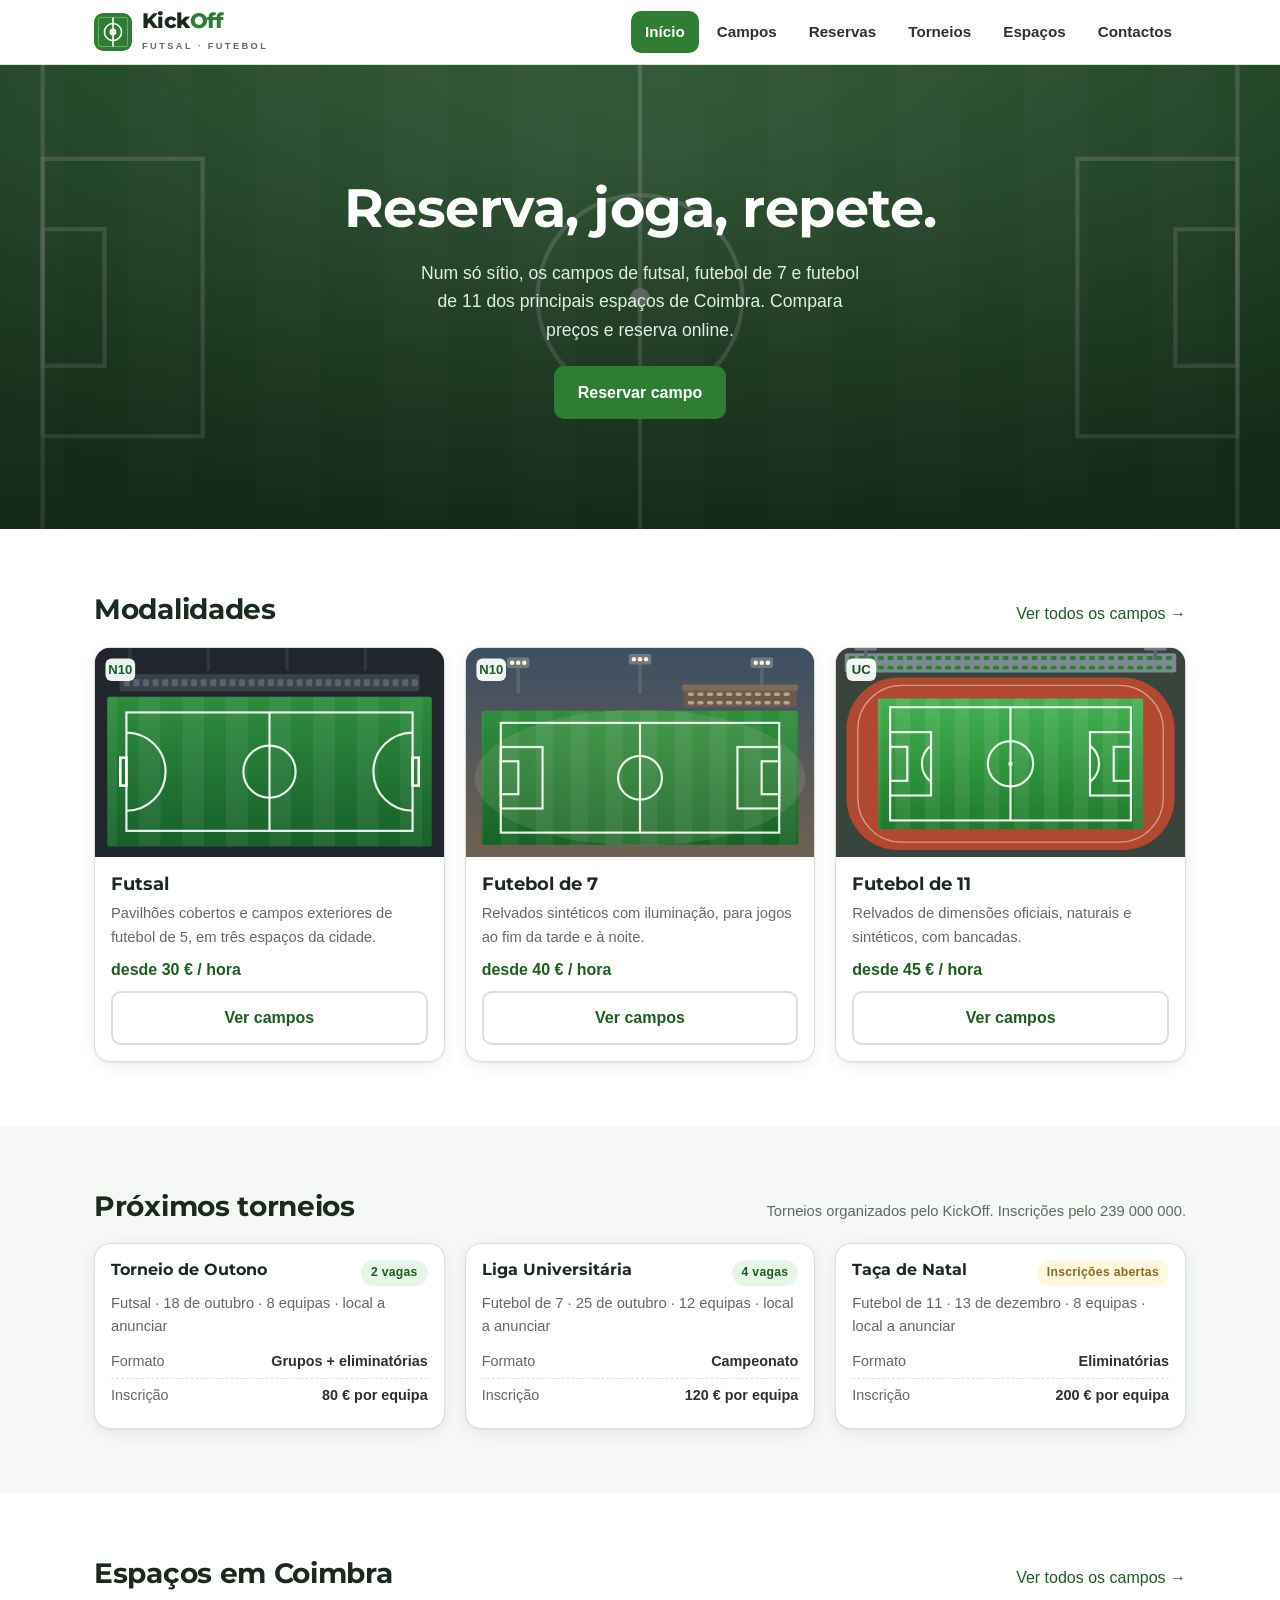
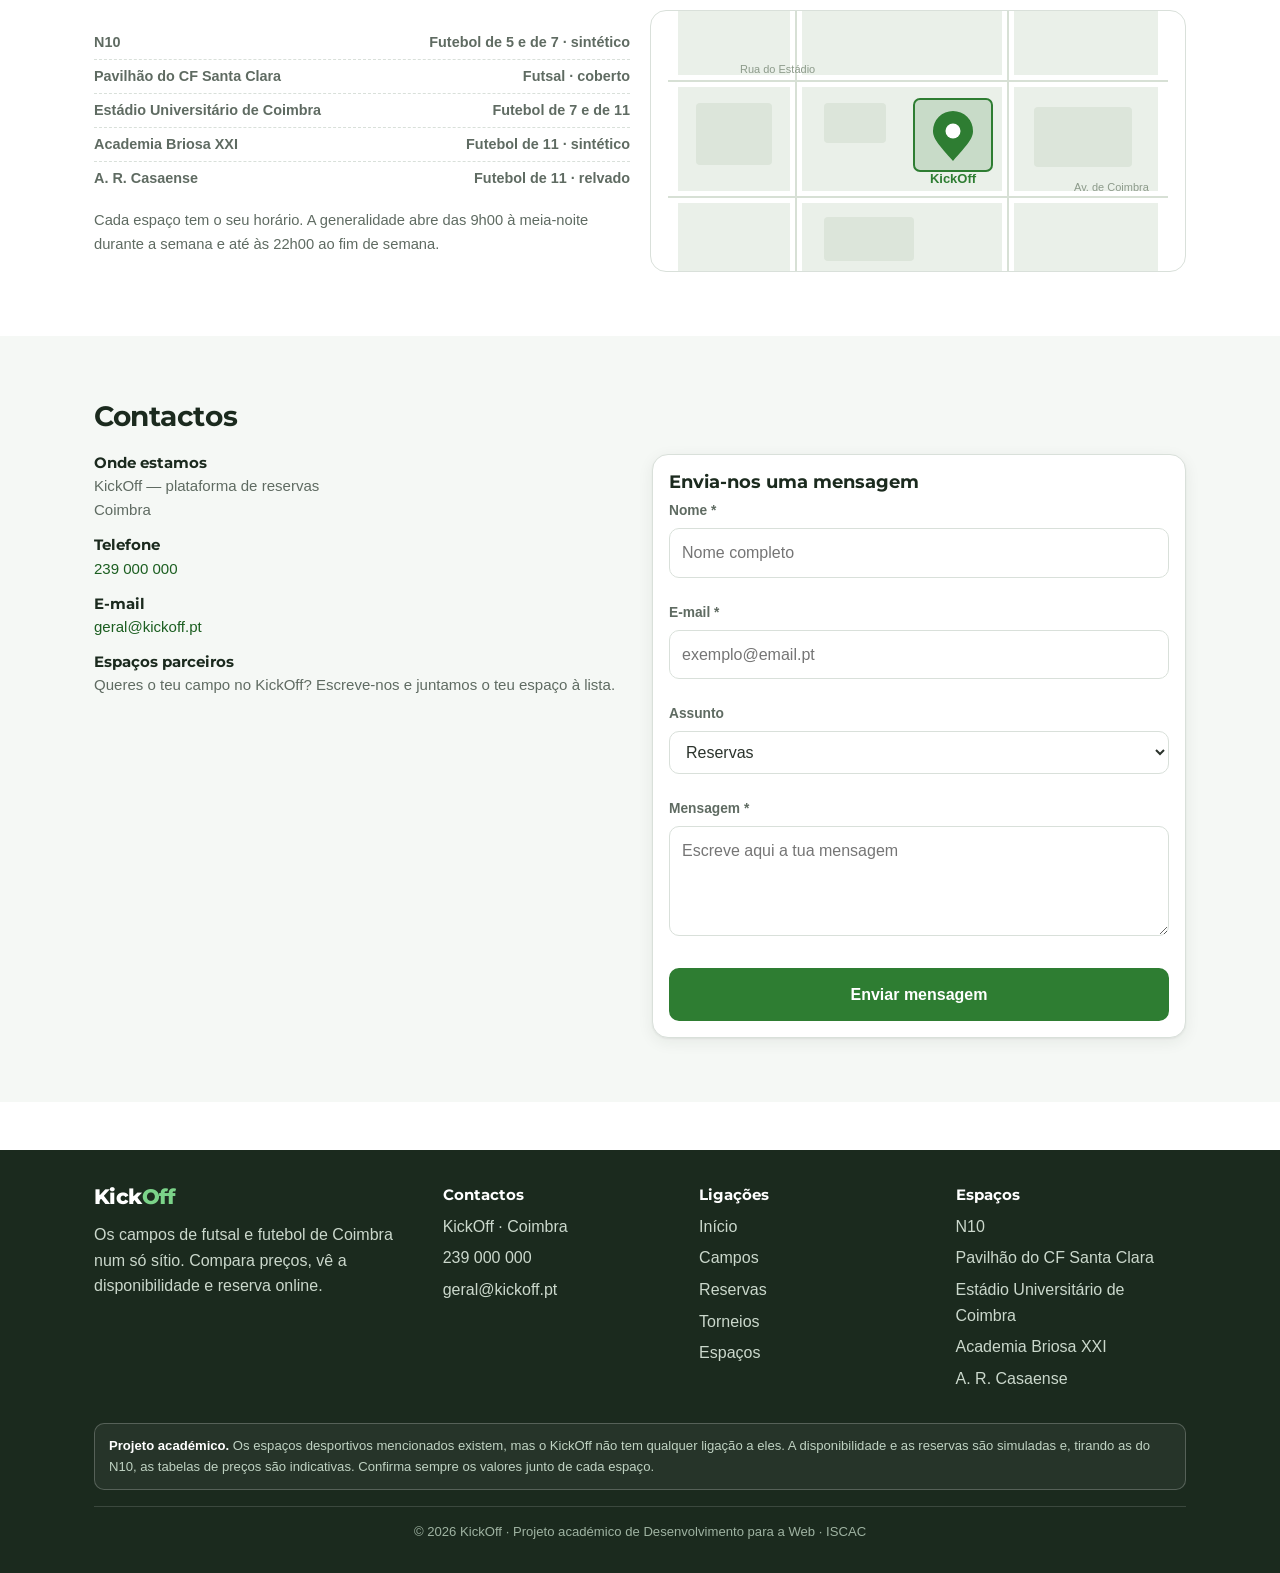
<file: index.html>
<!DOCTYPE html>
<html lang="pt-PT">
<head>
  <meta charset="UTF-8">
  <meta name="viewport" content="width=device-width, initial-scale=1.0">
  <title>KickOff — Reserva campos de futsal e futebol em Coimbra</title>
  <meta name="description" content="Plataforma que junta os campos de futsal, futebol de 7 e futebol de 11 de vários espaços de Coimbra. Compara, consulta a disponibilidade e reserva online.">
  <meta name="author" content="Tiago Simões Rodrigues">
  <link rel="icon" href="img/favicon.svg" type="image/svg+xml">
  <link rel="preconnect" href="https://fonts.googleapis.com">
  <link rel="preconnect" href="https://fonts.gstatic.com" crossorigin>
  <link rel="stylesheet" href="https://fonts.googleapis.com/css2?family=Montserrat:wght@600;700;800&display=swap">
  <link rel="stylesheet" href="css/estilo.css">
</head>
<body>

  <a class="visualmente-escondido" href="#conteudo">Saltar para o conteúdo principal</a>

  <!-- ===================== CABEÇALHO ===================== -->
  <header class="cabecalho">
    <div class="container cabecalho__interior">
      <a class="logo" href="index.html">
        <img src="img/logo.svg" alt="Logótipo KickOff" width="38" height="38">
        <span>
          <span class="logo__texto">Kick<span>Off</span></span>
          <span class="logo__sub">FUTSAL · FUTEBOL</span>
        </span>
      </a>

      <button class="menu-botao" id="menu-botao" type="button"
              aria-expanded="false" aria-controls="navegacao" aria-label="Abrir menu de navegação">
        <span></span><span></span><span></span>
      </button>

      <nav class="navegacao" id="navegacao" aria-label="Navegação principal">
        <ul>
          <li><a href="index.html" aria-current="page">Início</a></li>
          <li><a href="campos.html">Campos</a></li>
          <li><a href="reservas.html">Reservas</a></li>
          <li><a href="#torneios">Torneios</a></li>
          <li><a href="#espacos">Espaços</a></li>
          <li><a href="#contactos">Contactos</a></li>
        </ul>
      </nav>
    </div>
  </header>

  <main id="conteudo">

    <!-- ===================== DESTAQUE ===================== -->
    <section class="destaque">
      <img class="destaque__fundo" src="img/hero.svg" alt="" aria-hidden="true">
      <div class="container destaque__conteudo">
        <h1>Reserva, joga, repete.</h1>
        <p>Num só sítio, os campos de futsal, futebol de 7 e futebol de 11
           dos principais espaços de Coimbra. Compara preços e reserva online.</p>
        <a class="botao" href="reservas.html">Reservar campo</a>
      </div>
    </section>

    <!-- ===================== MODALIDADES ===================== -->
    <section class="seccao" id="modalidades">
      <div class="container">
        <div class="seccao__cabecalho">
          <h2>Modalidades</h2>
          <a href="campos.html">Ver todos os campos &rarr;</a>
        </div>

        <div class="grelha grelha--3">

          <article class="cartao">
            <div class="cartao__imagem">
              <img src="img/n10-indoor.svg" alt="Campo de futsal coberto, em relva sintética" width="400" height="240" loading="lazy">
            </div>
            <div class="cartao__corpo">
              <h3>Futsal</h3>
              <p class="cartao__texto">Pavilhões cobertos e campos exteriores de futebol de 5, em três espaços da cidade.</p>
              <p class="cartao__preco">desde 30 € / hora</p>
              <a class="botao botao--secundario" href="campos.html#futsal">Ver campos</a>
            </div>
          </article>

          <article class="cartao">
            <div class="cartao__imagem">
              <img src="img/n10-exterior-7.svg" alt="Campo de futebol de 7 ao fim da tarde, com holofotes" width="400" height="240" loading="lazy">
            </div>
            <div class="cartao__corpo">
              <h3>Futebol de 7</h3>
              <p class="cartao__texto">Relvados sintéticos com iluminação, para jogos ao fim da tarde e à noite.</p>
              <p class="cartao__preco">desde 40 € / hora</p>
              <a class="botao botao--secundario" href="campos.html#futebol7">Ver campos</a>
            </div>
          </article>

          <article class="cartao">
            <div class="cartao__imagem">
              <img src="img/euc-natural.svg" alt="Relvado natural de futebol de 11, com pista de atletismo" width="400" height="240" loading="lazy">
            </div>
            <div class="cartao__corpo">
              <h3>Futebol de 11</h3>
              <p class="cartao__texto">Relvados de dimensões oficiais, naturais e sintéticos, com bancadas.</p>
              <p class="cartao__preco">desde 45 € / hora</p>
              <a class="botao botao--secundario" href="campos.html#futebol11">Ver campos</a>
            </div>
          </article>

        </div>
      </div>
    </section>

    <!-- ===================== TORNEIOS ===================== -->
    <section class="seccao seccao--alt" id="torneios">
      <div class="container">
        <div class="seccao__cabecalho">
          <h2>Próximos torneios</h2>
          <p class="cartao__texto">Torneios organizados pelo KickOff. Inscrições pelo 239 000 000.</p>
        </div>

        <div class="grelha grelha--3">

          <article class="cartao">
            <div class="cartao__corpo torneio">
              <div class="torneio__topo">
                <h3>Torneio de Outono</h3>
                <span class="etiqueta">2 vagas</span>
              </div>
              <p class="cartao__texto">Futsal · 18 de outubro · 8 equipas · local a anunciar</p>
              <ul class="detalhes">
                <li><span>Formato</span><span>Grupos + eliminatórias</span></li>
                <li><span>Inscrição</span><span>80 € por equipa</span></li>
              </ul>
            </div>
          </article>

          <article class="cartao">
            <div class="cartao__corpo torneio">
              <div class="torneio__topo">
                <h3>Liga Universitária</h3>
                <span class="etiqueta">4 vagas</span>
              </div>
              <p class="cartao__texto">Futebol de 7 · 25 de outubro · 12 equipas · local a anunciar</p>
              <ul class="detalhes">
                <li><span>Formato</span><span>Campeonato</span></li>
                <li><span>Inscrição</span><span>120 € por equipa</span></li>
              </ul>
            </div>
          </article>

          <article class="cartao">
            <div class="cartao__corpo torneio">
              <div class="torneio__topo">
                <h3>Taça de Natal</h3>
                <span class="etiqueta etiqueta--aviso">Inscrições abertas</span>
              </div>
              <p class="cartao__texto">Futebol de 11 · 13 de dezembro · 8 equipas · local a anunciar</p>
              <ul class="detalhes">
                <li><span>Formato</span><span>Eliminatórias</span></li>
                <li><span>Inscrição</span><span>200 € por equipa</span></li>
              </ul>
            </div>
          </article>

        </div>
      </div>
    </section>

    <!-- ===================== ESPAÇOS ===================== -->
    <section class="seccao" id="espacos">
      <div class="container">
        <div class="seccao__cabecalho">
          <h2>Espaços em Coimbra</h2>
          <a href="campos.html">Ver todos os campos &rarr;</a>
        </div>

        <div class="horario-caixa">
          <div>
            <ul class="detalhes detalhes--espacos">
              <li><span>N10</span><span>Futebol de 5 e de 7 · sintético</span></li>
              <li><span>Pavilhão do CF Santa Clara</span><span>Futsal · coberto</span></li>
              <li><span>Estádio Universitário de Coimbra</span><span>Futebol de 7 e de 11</span></li>
              <li><span>Academia Briosa XXI</span><span>Futebol de 11 · sintético</span></li>
              <li><span>A. R. Casaense</span><span>Futebol de 11 · relvado</span></li>
            </ul>
            <p class="cartao__texto" style="margin-top:14px">
              Cada espaço tem o seu horário. A generalidade abre das 9h00 à meia-noite
              durante a semana e até às 22h00 ao fim de semana.
            </p>
          </div>
          <div class="mapa">
            <img src="img/mapa.svg" alt="Mapa com a localização dos espaços parceiros em Coimbra" width="480" height="260" loading="lazy">
          </div>
        </div>
      </div>
    </section>

    <!-- ===================== CONTACTOS ===================== -->
    <section class="seccao seccao--alt" id="contactos">
      <div class="container">
        <div class="seccao__cabecalho"><h2>Contactos</h2></div>

        <div class="contactos__grelha">

          <div class="contactos__info">
            <div>
              <h3>Onde estamos</h3>
              <p>KickOff — plataforma de reservas<br>Coimbra</p>
            </div>
            <div>
              <h3>Telefone</h3>
              <p><a href="tel:+351239000000">239 000 000</a></p>
            </div>
            <div>
              <h3>E-mail</h3>
              <p><a href="mailto:geral@kickoff.pt">geral@kickoff.pt</a></p>
            </div>
            <div>
              <h3>Espaços parceiros</h3>
              <p>Queres o teu campo no KickOff? Escreve-nos e juntamos o teu espaço à lista.</p>
            </div>
          </div>

          <form class="cartao" id="form-contacto" novalidate>
            <div class="cartao__corpo">
              <h3>Envia-nos uma mensagem</h3>

              <div class="aviso aviso--sucesso" id="contacto-sucesso" hidden role="status">
                <strong>Mensagem enviada.</strong> Respondemos no prazo de 24 horas.
              </div>

              <div class="campo">
                <label for="contacto-nome">Nome *</label>
                <input type="text" id="contacto-nome" name="nome" placeholder="Nome completo" required>
                <span class="campo__erro" data-erro="contacto-nome"></span>
              </div>

              <div class="campo">
                <label for="contacto-email">E-mail *</label>
                <input type="email" id="contacto-email" name="email" placeholder="exemplo@email.pt" required>
                <span class="campo__erro" data-erro="contacto-email"></span>
              </div>

              <div class="campo">
                <label for="contacto-assunto">Assunto</label>
                <select id="contacto-assunto" name="assunto">
                  <option value="reservas">Reservas</option>
                  <option value="torneios">Torneios</option>
                  <option value="precos">Preços e sócios</option>
                  <option value="outro">Outro</option>
                </select>
              </div>

              <div class="campo">
                <label for="contacto-mensagem">Mensagem *</label>
                <textarea id="contacto-mensagem" name="mensagem" placeholder="Escreve aqui a tua mensagem" required></textarea>
                <span class="campo__erro" data-erro="contacto-mensagem"></span>
              </div>

              <button class="botao botao--largo" type="submit">Enviar mensagem</button>
            </div>
          </form>

        </div>
      </div>
    </section>

  </main>

  <!-- ===================== RODAPÉ ===================== -->
  <footer class="rodape">
    <div class="container">
      <div class="rodape__grelha">
        <div>
          <span class="logo__texto">Kick<span>Off</span></span>
          <p style="margin-top:10px">Os campos de futsal e futebol de Coimbra num só sítio. Compara preços, vê a disponibilidade e reserva online.</p>
        </div>
        <div>
          <h3>Contactos</h3>
          <ul class="rodape__lista">
            <li>KickOff · Coimbra</li>
            <li><a href="tel:+351239000000">239 000 000</a></li>
            <li><a href="mailto:geral@kickoff.pt">geral@kickoff.pt</a></li>
          </ul>
        </div>
        <div>
          <h3>Ligações</h3>
          <ul class="rodape__lista">
            <li><a href="index.html">Início</a></li>
            <li><a href="campos.html">Campos</a></li>
            <li><a href="reservas.html">Reservas</a></li>
            <li><a href="#torneios">Torneios</a></li>
          <li><a href="#espacos">Espaços</a></li>
          </ul>
        </div>
        <div>
          <h3>Espaços</h3>
          <ul class="rodape__lista">
            <li>N10</li>
            <li>Pavilhão do CF Santa Clara</li>
            <li>Estádio Universitário de Coimbra</li>
            <li>Academia Briosa XXI</li>
            <li>A. R. Casaense</li>
          </ul>
        </div>
      </div>
      <p class="rodape__nota">
        <strong>Projeto académico.</strong> Os espaços desportivos mencionados existem, mas o KickOff
        não tem qualquer ligação a eles. A disponibilidade e as reservas são simuladas e,
        tirando as do N10, as tabelas de preços são indicativas. Confirma sempre os valores
        junto de cada espaço.
      </p>
      <p class="rodape__fim">© 2026 KickOff · Projeto académico de Desenvolvimento para a Web · ISCAC</p>
    </div>
  </footer>

  <script src="js/script.js"></script>
</body>
</html>
</file>
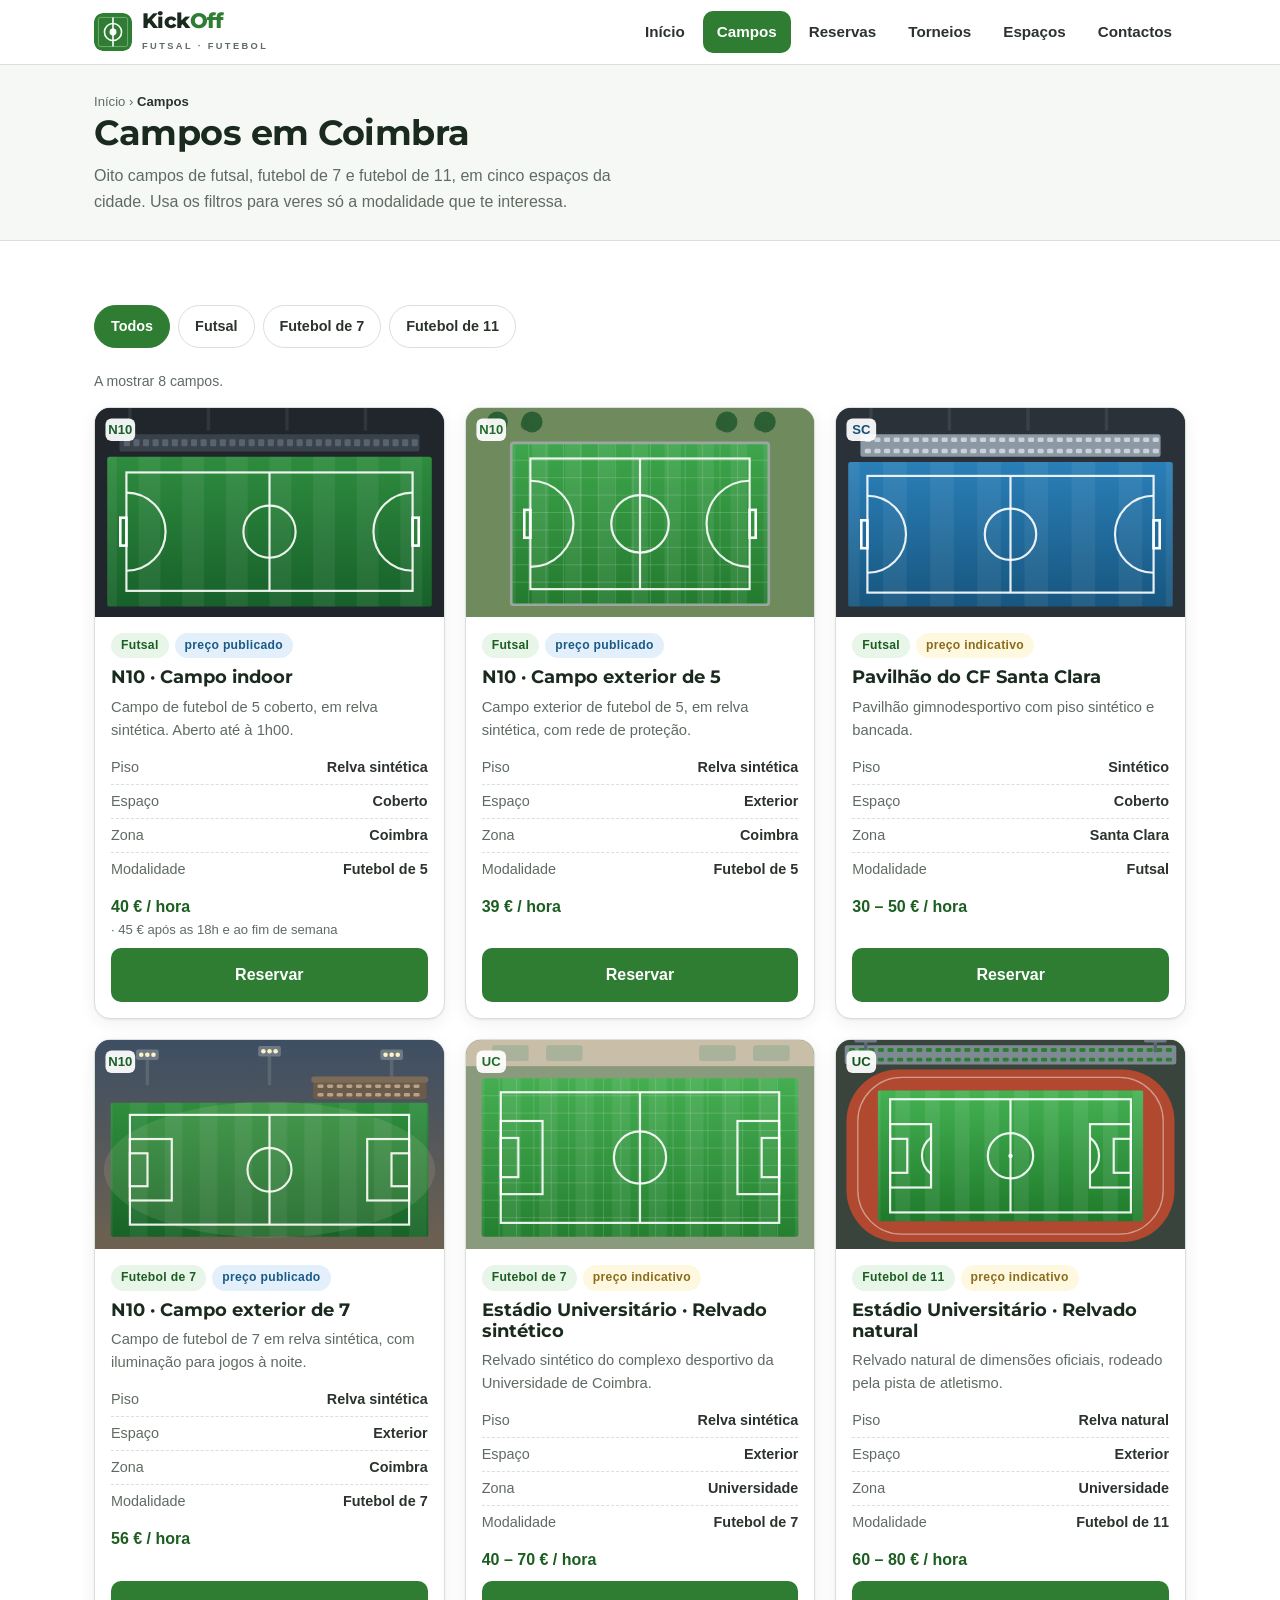
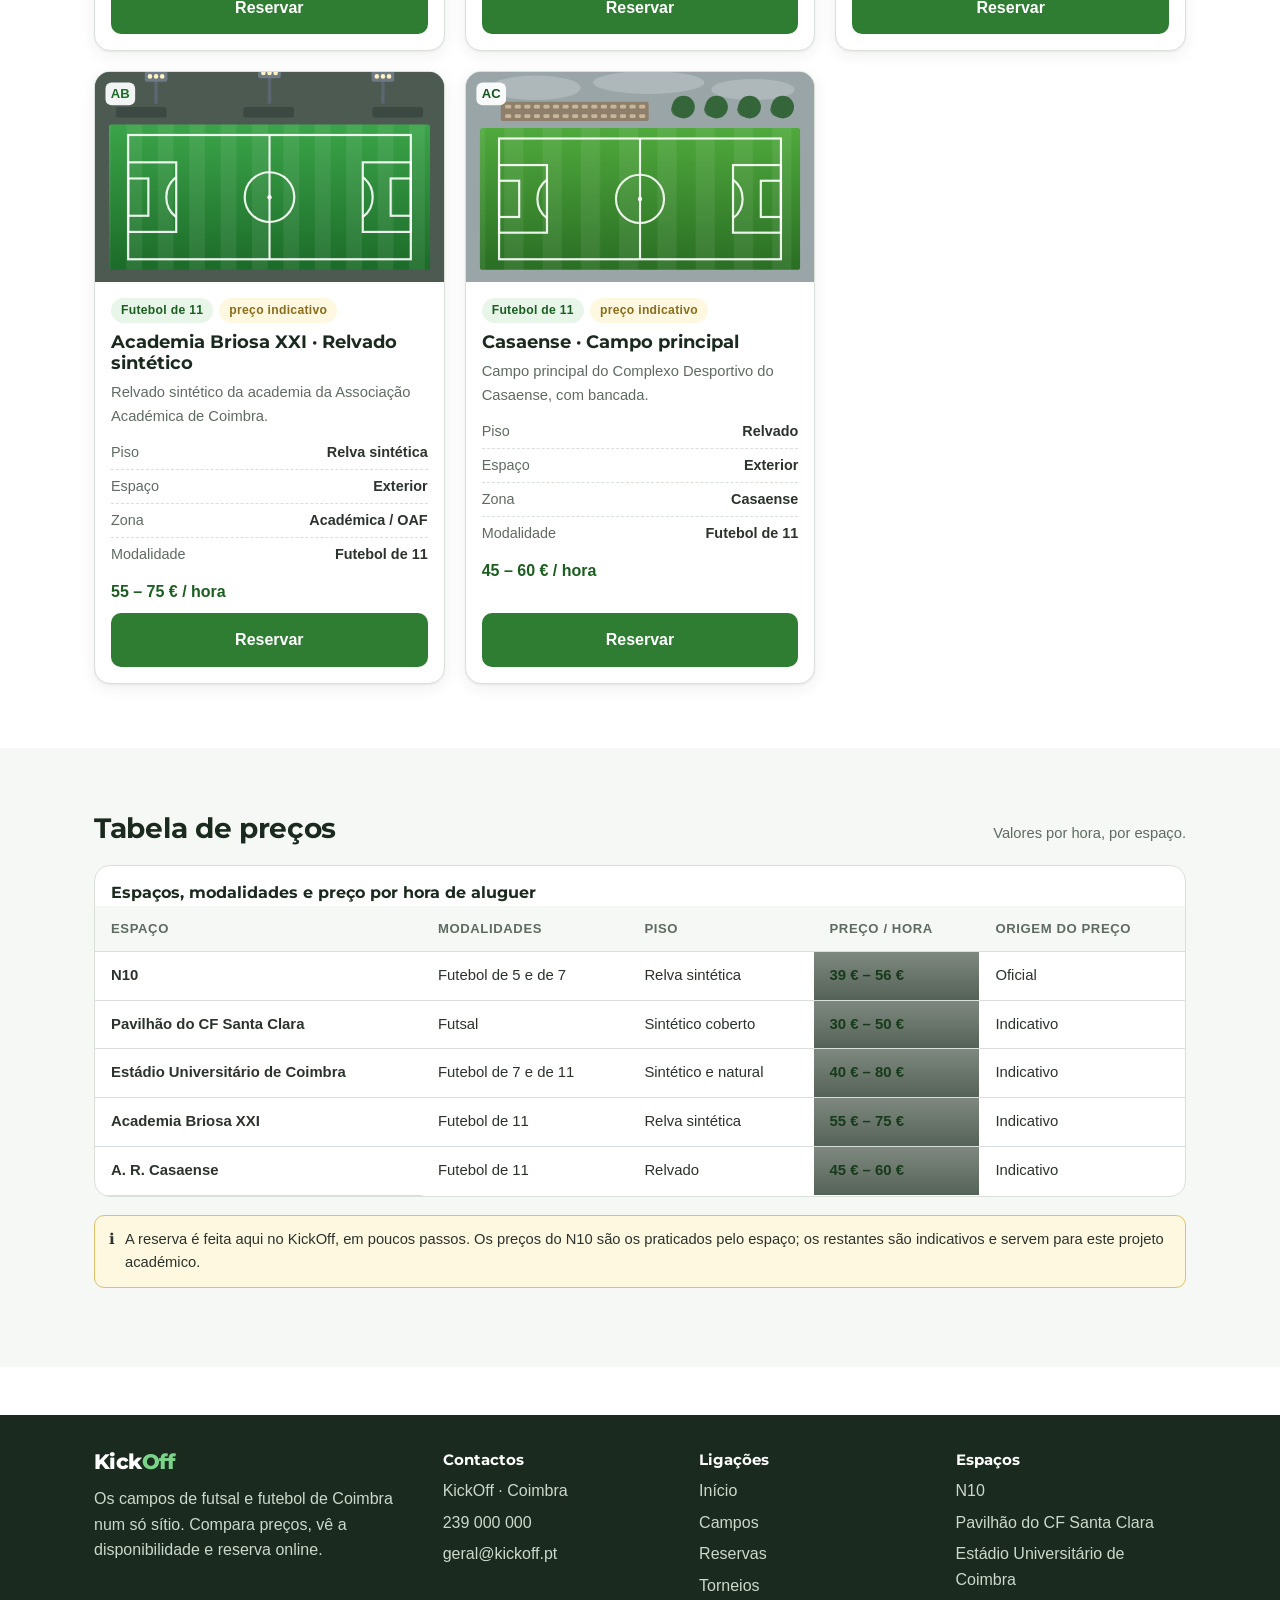
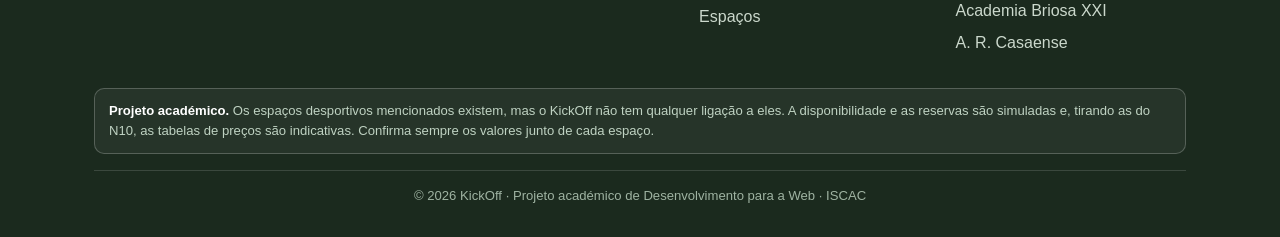
<file: campos.html>
<!DOCTYPE html>
<html lang="pt-PT">
<head>
  <meta charset="UTF-8">
  <meta name="viewport" content="width=device-width, initial-scale=1.0">
  <title>Campos — KickOff</title>
  <meta name="description" content="Conhece os campos de futsal, futebol de 7 e futebol de 11 do KickOff: piso, dimensões, balneários, iluminação e preços por hora.">
  <meta name="author" content="Tiago Simões Rodrigues">
  <link rel="icon" href="img/favicon.svg" type="image/svg+xml">
  <link rel="preconnect" href="https://fonts.googleapis.com">
  <link rel="preconnect" href="https://fonts.gstatic.com" crossorigin>
  <link rel="stylesheet" href="https://fonts.googleapis.com/css2?family=Montserrat:wght@600;700;800&display=swap">
  <link rel="stylesheet" href="css/estilo.css">
</head>
<body>

  <a class="visualmente-escondido" href="#conteudo">Saltar para o conteúdo principal</a>

  <header class="cabecalho">
    <div class="container cabecalho__interior">
      <a class="logo" href="index.html">
        <img src="img/logo.svg" alt="Logótipo KickOff" width="38" height="38">
        <span>
          <span class="logo__texto">Kick<span>Off</span></span>
          <span class="logo__sub">FUTSAL · FUTEBOL</span>
        </span>
      </a>
      <button class="menu-botao" id="menu-botao" type="button"
              aria-expanded="false" aria-controls="navegacao" aria-label="Abrir menu de navegação">
        <span></span><span></span><span></span>
      </button>
      <nav class="navegacao" id="navegacao" aria-label="Navegação principal">
        <ul>
          <li><a href="index.html">Início</a></li>
          <li><a href="campos.html" aria-current="page">Campos</a></li>
          <li><a href="reservas.html">Reservas</a></li>
          <li><a href="index.html#torneios">Torneios</a></li>
          <li><a href="index.html#espacos">Espaços</a></li>
          <li><a href="index.html#contactos">Contactos</a></li>
        </ul>
      </nav>
    </div>
  </header>

  <main id="conteudo">

    <div class="pagina-topo">
      <div class="container">
        <p class="migalhas">
          <a href="index.html">Início</a> &rsaquo; <span aria-current="page">Campos</span>
        </p>
        <h1>Campos em Coimbra</h1>
        <p>Oito campos de futsal, futebol de 7 e futebol de 11, em cinco espaços da cidade.
           Usa os filtros para veres só a modalidade que te interessa.</p>
      </div>
    </div>

    <!-- ===================== LISTA DE CAMPOS ===================== -->
    <section class="seccao">
      <div class="container">

        <h2 class="visualmente-escondido">Lista de campos</h2>

        <div class="filtros" role="group" aria-label="Filtrar campos por modalidade">
          <button class="filtros__botao" id="todos"     type="button" data-filtro="todos"     aria-pressed="true">Todos</button>
          <button class="filtros__botao" id="futsal"    type="button" data-filtro="futsal"    aria-pressed="false">Futsal</button>
          <button class="filtros__botao" id="futebol7"  type="button" data-filtro="futebol7"  aria-pressed="false">Futebol de 7</button>
          <button class="filtros__botao" id="futebol11" type="button" data-filtro="futebol11" aria-pressed="false">Futebol de 11</button>
        </div>

        <p class="resultado-contagem" id="contagem" role="status">A mostrar 8 campos.</p>

        <div class="grelha grelha--3" id="lista-campos">

          <article class="cartao" data-modalidade="futsal">
            <div class="cartao__imagem">
              <img src="img/n10-indoor.svg" alt="Ilustração do N10 · Campo indoor" width="400" height="240" loading="lazy">
            </div>
            <div class="cartao__corpo">
              <div class="cartao__etiquetas">
                <span class="etiqueta">Futsal</span>
                <span class="etiqueta etiqueta--fonte">preço publicado</span>
              </div>
              <h3>N10 · Campo indoor</h3>
              <p class="cartao__texto">Campo de futebol de 5 coberto, em relva sintética. Aberto até à 1h00.</p>
              <ul class="detalhes">
                <li><span>Piso</span><span>Relva sintética</span></li>
                <li><span>Espaço</span><span>Coberto</span></li>
                <li><span>Zona</span><span>Coimbra</span></li>
                <li><span>Modalidade</span><span>Futebol de 5</span></li>
              </ul>
              <p class="cartao__preco">40 € / hora <span class="preco-nota">· 45 € após as 18h e ao fim de semana</span></p>
              <a class="botao" href="reservas.html?campo=1">Reservar</a>
            </div>
          </article>

          <article class="cartao" data-modalidade="futsal">
            <div class="cartao__imagem">
              <img src="img/n10-exterior-5.svg" alt="Ilustração do N10 · Campo exterior de 5" width="400" height="240" loading="lazy">
            </div>
            <div class="cartao__corpo">
              <div class="cartao__etiquetas">
                <span class="etiqueta">Futsal</span>
                <span class="etiqueta etiqueta--fonte">preço publicado</span>
              </div>
              <h3>N10 · Campo exterior de 5</h3>
              <p class="cartao__texto">Campo exterior de futebol de 5, em relva sintética, com rede de proteção.</p>
              <ul class="detalhes">
                <li><span>Piso</span><span>Relva sintética</span></li>
                <li><span>Espaço</span><span>Exterior</span></li>
                <li><span>Zona</span><span>Coimbra</span></li>
                <li><span>Modalidade</span><span>Futebol de 5</span></li>
              </ul>
              <p class="cartao__preco">39 € / hora</p>
              <a class="botao" href="reservas.html?campo=2">Reservar</a>
            </div>
          </article>

          <article class="cartao" data-modalidade="futsal">
            <div class="cartao__imagem">
              <img src="img/santa-clara-pavilhao.svg" alt="Ilustração do Pavilhão do CF Santa Clara" width="400" height="240" loading="lazy">
            </div>
            <div class="cartao__corpo">
              <div class="cartao__etiquetas">
                <span class="etiqueta">Futsal</span>
                <span class="etiqueta etiqueta--aviso">preço indicativo</span>
              </div>
              <h3>Pavilhão do CF Santa Clara</h3>
              <p class="cartao__texto">Pavilhão gimnodesportivo com piso sintético e bancada.</p>
              <ul class="detalhes">
                <li><span>Piso</span><span>Sintético</span></li>
                <li><span>Espaço</span><span>Coberto</span></li>
                <li><span>Zona</span><span>Santa Clara</span></li>
                <li><span>Modalidade</span><span>Futsal</span></li>
              </ul>
              <p class="cartao__preco">30 – 50 € / hora</p>
              <a class="botao" href="reservas.html?campo=3">Reservar</a>
            </div>
          </article>

          <article class="cartao" data-modalidade="futebol7">
            <div class="cartao__imagem">
              <img src="img/n10-exterior-7.svg" alt="Ilustração do N10 · Campo exterior de 7" width="400" height="240" loading="lazy">
            </div>
            <div class="cartao__corpo">
              <div class="cartao__etiquetas">
                <span class="etiqueta">Futebol de 7</span>
                <span class="etiqueta etiqueta--fonte">preço publicado</span>
              </div>
              <h3>N10 · Campo exterior de 7</h3>
              <p class="cartao__texto">Campo de futebol de 7 em relva sintética, com iluminação para jogos à noite.</p>
              <ul class="detalhes">
                <li><span>Piso</span><span>Relva sintética</span></li>
                <li><span>Espaço</span><span>Exterior</span></li>
                <li><span>Zona</span><span>Coimbra</span></li>
                <li><span>Modalidade</span><span>Futebol de 7</span></li>
              </ul>
              <p class="cartao__preco">56 € / hora</p>
              <a class="botao" href="reservas.html?campo=4">Reservar</a>
            </div>
          </article>

          <article class="cartao" data-modalidade="futebol7">
            <div class="cartao__imagem">
              <img src="img/euc-sintetico.svg" alt="Ilustração do Estádio Universitário · Relvado sintético" width="400" height="240" loading="lazy">
            </div>
            <div class="cartao__corpo">
              <div class="cartao__etiquetas">
                <span class="etiqueta">Futebol de 7</span>
                <span class="etiqueta etiqueta--aviso">preço indicativo</span>
              </div>
              <h3>Estádio Universitário · Relvado sintético</h3>
              <p class="cartao__texto">Relvado sintético do complexo desportivo da Universidade de Coimbra.</p>
              <ul class="detalhes">
                <li><span>Piso</span><span>Relva sintética</span></li>
                <li><span>Espaço</span><span>Exterior</span></li>
                <li><span>Zona</span><span>Universidade</span></li>
                <li><span>Modalidade</span><span>Futebol de 7</span></li>
              </ul>
              <p class="cartao__preco">40 – 70 € / hora</p>
              <a class="botao" href="reservas.html?campo=5">Reservar</a>
            </div>
          </article>

          <article class="cartao" data-modalidade="futebol11">
            <div class="cartao__imagem">
              <img src="img/euc-natural.svg" alt="Ilustração do Estádio Universitário · Relvado natural" width="400" height="240" loading="lazy">
            </div>
            <div class="cartao__corpo">
              <div class="cartao__etiquetas">
                <span class="etiqueta">Futebol de 11</span>
                <span class="etiqueta etiqueta--aviso">preço indicativo</span>
              </div>
              <h3>Estádio Universitário · Relvado natural</h3>
              <p class="cartao__texto">Relvado natural de dimensões oficiais, rodeado pela pista de atletismo.</p>
              <ul class="detalhes">
                <li><span>Piso</span><span>Relva natural</span></li>
                <li><span>Espaço</span><span>Exterior</span></li>
                <li><span>Zona</span><span>Universidade</span></li>
                <li><span>Modalidade</span><span>Futebol de 11</span></li>
              </ul>
              <p class="cartao__preco">60 – 80 € / hora</p>
              <a class="botao" href="reservas.html?campo=6">Reservar</a>
            </div>
          </article>

          <article class="cartao" data-modalidade="futebol11">
            <div class="cartao__imagem">
              <img src="img/briosa-sintetico.svg" alt="Ilustração do Academia Briosa XXI · Relvado sintético" width="400" height="240" loading="lazy">
            </div>
            <div class="cartao__corpo">
              <div class="cartao__etiquetas">
                <span class="etiqueta">Futebol de 11</span>
                <span class="etiqueta etiqueta--aviso">preço indicativo</span>
              </div>
              <h3>Academia Briosa XXI · Relvado sintético</h3>
              <p class="cartao__texto">Relvado sintético da academia da Associação Académica de Coimbra.</p>
              <ul class="detalhes">
                <li><span>Piso</span><span>Relva sintética</span></li>
                <li><span>Espaço</span><span>Exterior</span></li>
                <li><span>Zona</span><span>Académica / OAF</span></li>
                <li><span>Modalidade</span><span>Futebol de 11</span></li>
              </ul>
              <p class="cartao__preco">55 – 75 € / hora</p>
              <a class="botao" href="reservas.html?campo=7">Reservar</a>
            </div>
          </article>

          <article class="cartao" data-modalidade="futebol11">
            <div class="cartao__imagem">
              <img src="img/casaense-principal.svg" alt="Ilustração do Casaense · Campo principal" width="400" height="240" loading="lazy">
            </div>
            <div class="cartao__corpo">
              <div class="cartao__etiquetas">
                <span class="etiqueta">Futebol de 11</span>
                <span class="etiqueta etiqueta--aviso">preço indicativo</span>
              </div>
              <h3>Casaense · Campo principal</h3>
              <p class="cartao__texto">Campo principal do Complexo Desportivo do Casaense, com bancada.</p>
              <ul class="detalhes">
                <li><span>Piso</span><span>Relvado</span></li>
                <li><span>Espaço</span><span>Exterior</span></li>
                <li><span>Zona</span><span>Casaense</span></li>
                <li><span>Modalidade</span><span>Futebol de 11</span></li>
              </ul>
              <p class="cartao__preco">45 – 60 € / hora</p>
              <a class="botao" href="reservas.html?campo=8">Reservar</a>
            </div>
          </article>

        </div>

        <p class="aviso" id="sem-resultados" hidden>
          Não há campos nesta modalidade. Experimenta outro filtro.
        </p>

      </div>
    </section>

    <!-- ===================== PREÇOS ===================== -->
    <section class="seccao seccao--alt" id="precos">
      <div class="container">
        <div class="seccao__cabecalho">
          <h2>Tabela de preços</h2>
          <p class="cartao__texto">Valores por hora, por espaço.</p>
        </div>

        <div class="tabela-envolve">
          <table>
            <caption>Espaços, modalidades e preço por hora de aluguer</caption>
            <thead>
              <tr>
                <th scope="col">Espaço</th>
                <th scope="col">Modalidades</th>
                <th scope="col">Piso</th>
                <th scope="col">Preço / hora</th>
                <th scope="col">Origem do preço</th>
              </tr>
            </thead>
            <tbody>
              <tr>
                <th scope="row">N10</th>
                <td>Futebol de 5 e de 7</td>
                <td>Relva sintética</td>
                <td class="destaque">39 € – 56 €</td>
                <td>Oficial</td>
              </tr>
              <tr>
                <th scope="row">Pavilhão do CF Santa Clara</th>
                <td>Futsal</td>
                <td>Sintético coberto</td>
                <td class="destaque">30 € – 50 €</td>
                <td>Indicativo</td>
              </tr>
              <tr>
                <th scope="row">Estádio Universitário de Coimbra</th>
                <td>Futebol de 7 e de 11</td>
                <td>Sintético e natural</td>
                <td class="destaque">40 € – 80 €</td>
                <td>Indicativo</td>
              </tr>
              <tr>
                <th scope="row">Academia Briosa XXI</th>
                <td>Futebol de 11</td>
                <td>Relva sintética</td>
                <td class="destaque">55 € – 75 €</td>
                <td>Indicativo</td>
              </tr>
              <tr>
                <th scope="row">A. R. Casaense</th>
                <td>Futebol de 11</td>
                <td>Relvado</td>
                <td class="destaque">45 € – 60 €</td>
                <td>Indicativo</td>
              </tr>
            </tbody>
          </table>
        </div>

        <p class="aviso" style="margin-top:18px">
          <span aria-hidden="true">ℹ</span>
          <span>A reserva é feita aqui no KickOff, em poucos passos. Os preços do N10 são os
          praticados pelo espaço; os restantes são indicativos e servem para este projeto académico.</span>
        </p>
      </div>
    </section>

  </main>

  <footer class="rodape">
    <div class="container">
      <div class="rodape__grelha">
        <div>
          <span class="logo__texto">Kick<span>Off</span></span>
          <p style="margin-top:10px">Os campos de futsal e futebol de Coimbra num só sítio. Compara preços, vê a disponibilidade e reserva online.</p>
        </div>
        <div>
          <h3>Contactos</h3>
          <ul class="rodape__lista">
            <li>KickOff · Coimbra</li>
            <li><a href="tel:+351239000000">239 000 000</a></li>
            <li><a href="mailto:geral@kickoff.pt">geral@kickoff.pt</a></li>
          </ul>
        </div>
        <div>
          <h3>Ligações</h3>
          <ul class="rodape__lista">
            <li><a href="index.html">Início</a></li>
            <li><a href="campos.html">Campos</a></li>
            <li><a href="reservas.html">Reservas</a></li>
            <li><a href="index.html#torneios">Torneios</a></li>
          <li><a href="index.html#espacos">Espaços</a></li>
          </ul>
        </div>
        <div>
          <h3>Espaços</h3>
          <ul class="rodape__lista">
            <li>N10</li>
            <li>Pavilhão do CF Santa Clara</li>
            <li>Estádio Universitário de Coimbra</li>
            <li>Academia Briosa XXI</li>
            <li>A. R. Casaense</li>
          </ul>
        </div>
      </div>
      <p class="rodape__nota">
        <strong>Projeto académico.</strong> Os espaços desportivos mencionados existem, mas o KickOff
        não tem qualquer ligação a eles. A disponibilidade e as reservas são simuladas e,
        tirando as do N10, as tabelas de preços são indicativas. Confirma sempre os valores
        junto de cada espaço.
      </p>
      <p class="rodape__fim">© 2026 KickOff · Projeto académico de Desenvolvimento para a Web · ISCAC</p>
    </div>
  </footer>

  <script src="js/script.js"></script>
</body>
</html>
</file>
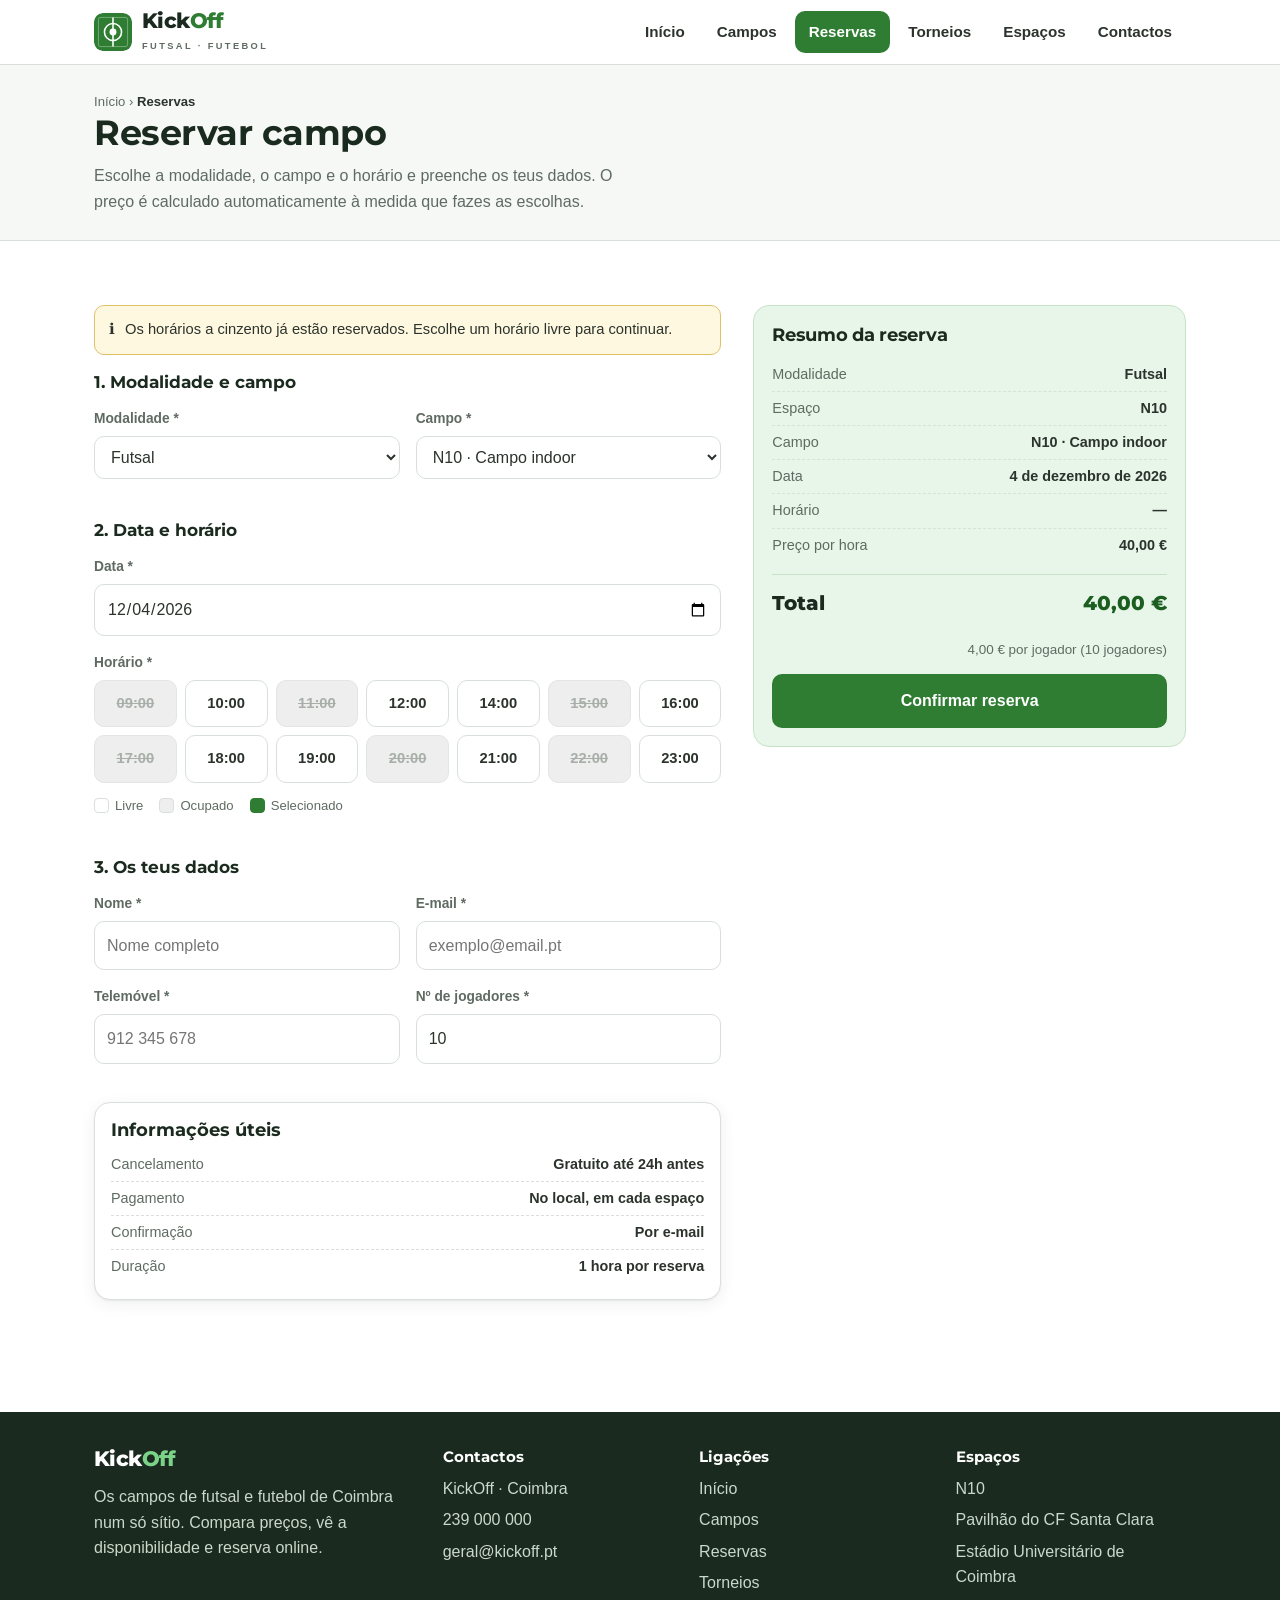
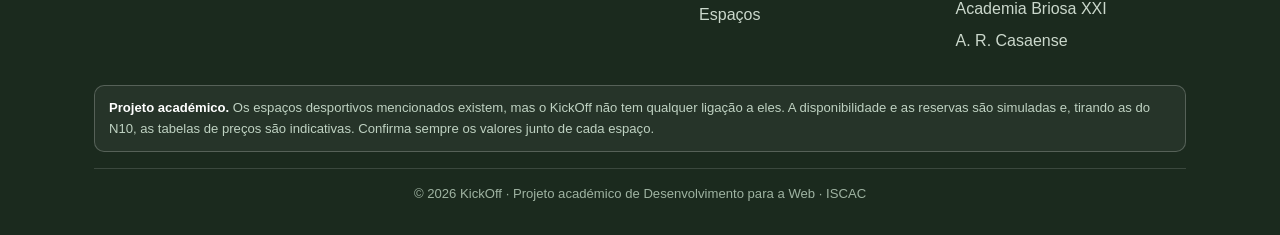
<file: reservas.html>
<!DOCTYPE html>
<html lang="pt-PT">
<head>
  <meta charset="UTF-8">
  <meta name="viewport" content="width=device-width, initial-scale=1.0">
  <title>Reservas — KickOff</title>
  <meta name="description" content="Reserva online um campo de futsal, futebol de 7 ou futebol de 11 em Coimbra. Escolhe o espaço, a data e o horário e vê logo quanto paga cada jogador.">
  <meta name="author" content="Tiago Simões Rodrigues">
  <link rel="icon" href="img/favicon.svg" type="image/svg+xml">
  <link rel="preconnect" href="https://fonts.googleapis.com">
  <link rel="preconnect" href="https://fonts.gstatic.com" crossorigin>
  <link rel="stylesheet" href="https://fonts.googleapis.com/css2?family=Montserrat:wght@600;700;800&display=swap">
  <link rel="stylesheet" href="css/estilo.css">
</head>
<body>

  <a class="visualmente-escondido" href="#conteudo">Saltar para o conteúdo principal</a>

  <header class="cabecalho">
    <div class="container cabecalho__interior">
      <a class="logo" href="index.html">
        <img src="img/logo.svg" alt="Logótipo KickOff" width="38" height="38">
        <span>
          <span class="logo__texto">Kick<span>Off</span></span>
          <span class="logo__sub">FUTSAL · FUTEBOL</span>
        </span>
      </a>
      <button class="menu-botao" id="menu-botao" type="button"
              aria-expanded="false" aria-controls="navegacao" aria-label="Abrir menu de navegação">
        <span></span><span></span><span></span>
      </button>
      <nav class="navegacao" id="navegacao" aria-label="Navegação principal">
        <ul>
          <li><a href="index.html">Início</a></li>
          <li><a href="campos.html">Campos</a></li>
          <li><a href="reservas.html" aria-current="page">Reservas</a></li>
          <li><a href="index.html#torneios">Torneios</a></li>
          <li><a href="index.html#espacos">Espaços</a></li>
          <li><a href="index.html#contactos">Contactos</a></li>
        </ul>
      </nav>
    </div>
  </header>

  <main id="conteudo">

    <div class="pagina-topo">
      <div class="container">
        <p class="migalhas">
          <a href="index.html">Início</a> &rsaquo; <span aria-current="page">Reservas</span>
        </p>
        <h1>Reservar campo</h1>
        <p>Escolhe a modalidade, o campo e o horário e preenche os teus dados.
           O preço é calculado automaticamente à medida que fazes as escolhas.</p>
      </div>
    </div>

    <section class="seccao">
      <div class="container">

        <div class="aviso aviso--sucesso" id="reserva-sucesso" hidden role="status">
          <span aria-hidden="true">✓</span>
          <span><strong>Reserva confirmada.</strong> Enviámos os detalhes por e-mail.
          Apresenta o código na receção no dia do jogo.</span>
        </div>

        <form id="form-reserva" novalidate>
          <div class="reserva-layout">

            <!-- ---------- coluna do formulário ---------- -->
            <div>

              <p class="aviso">
                <span aria-hidden="true">ℹ</span>
                <span>Os horários a cinzento já estão reservados. Escolhe um horário livre para continuar.</span>
              </p>

              <fieldset>
                <legend>1. Modalidade e campo</legend>
                <div class="form-linha">
                  <div class="campo">
                    <label for="modalidade">Modalidade *</label>
                    <select id="modalidade" name="modalidade" required>
                      <option value="futsal">Futsal</option>
                      <option value="futebol7">Futebol de 7</option>
                      <option value="futebol11">Futebol de 11</option>
                    </select>
                  </div>
                  <div class="campo">
                    <label for="campo">Campo *</label>
                    <select id="campo" name="campo" required></select>
                  </div>
                </div>
              </fieldset>

              <fieldset>
                <legend>2. Data e horário</legend>

                <div class="campo">
                  <label for="data">Data *</label>
                  <input type="date" id="data" name="data" required>
                  <span class="campo__erro" data-erro="data"></span>
                </div>

                <div class="campo">
                  <span class="campo__ajuda" id="rotulo-horarios">Horário *</span>
                  <div class="horarios" id="horarios" role="group" aria-labelledby="rotulo-horarios"></div>
                  <span class="campo__erro" data-erro="horario"></span>
                  <div class="legenda">
                    <span><i class="livre"></i> Livre</span>
                    <span><i class="ocupado"></i> Ocupado</span>
                    <span><i class="escolhido"></i> Selecionado</span>
                  </div>
                </div>
              </fieldset>

              <fieldset>
                <legend>3. Os teus dados</legend>

                <div class="form-linha">
                  <div class="campo">
                    <label for="nome">Nome *</label>
                    <input type="text" id="nome" name="nome" placeholder="Nome completo" required>
                    <span class="campo__erro" data-erro="nome"></span>
                  </div>
                  <div class="campo">
                    <label for="email">E-mail *</label>
                    <input type="email" id="email" name="email" placeholder="exemplo@email.pt" required>
                    <span class="campo__erro" data-erro="email"></span>
                  </div>
                </div>

                <div class="form-linha">
                  <div class="campo">
                    <label for="telemovel">Telemóvel *</label>
                    <input type="tel" id="telemovel" name="telemovel" placeholder="912 345 678"
                           inputmode="numeric" required>
                    <span class="campo__erro" data-erro="telemovel"></span>
                  </div>
                  <div class="campo">
                    <label for="jogadores">Nº de jogadores *</label>
                    <input type="number" id="jogadores" name="jogadores" value="10" min="2" max="30" required>
                    <span class="campo__erro" data-erro="jogadores"></span>
                  </div>
                </div>
              </fieldset>

              <div class="cartao">
                <div class="cartao__corpo">
                  <h3>Informações úteis</h3>
                  <ul class="detalhes">
                    <li><span>Cancelamento</span><span>Gratuito até 24h antes</span></li>
                    <li><span>Pagamento</span><span>No local, em cada espaço</span></li>
                    <li><span>Confirmação</span><span>Por e-mail</span></li>
                    <li><span>Duração</span><span>1 hora por reserva</span></li>
                  </ul>
                </div>
              </div>

            </div>

            <!-- ---------- coluna do resumo ---------- -->
            <aside class="reserva-layout__lado" aria-label="Resumo da reserva">
              <div class="resumo">
                <h2>Resumo da reserva</h2>
                <ul class="detalhes">
                  <li><span>Modalidade</span><span id="r-modalidade">Futsal</span></li>
                  <li><span>Espaço</span><span id="r-espaco">N10</span></li>
                  <li><span>Campo</span><span id="r-campo">N10 · Campo indoor</span></li>
                  <li><span>Data</span><span id="r-data">—</span></li>
                  <li><span>Horário</span><span id="r-horario">—</span></li>
                  <li><span>Preço por hora</span><span id="r-preco">40,00 €</span></li>
                </ul>
                <p class="resumo__total">
                  <span>Total</span>
                  <span id="r-total">40,00 €</span>
                </p>
                <p class="resumo__jogador" id="r-jogador">4,00 € por jogador (10 jogadores)</p>
                <p class="resumo__fonte" id="nota-preco" hidden>* Preço indicativo, para efeitos deste projeto.</p>
                <button class="botao botao--largo" type="submit">Confirmar reserva</button>
              </div>
            </aside>

          </div>
        </form>

      </div>
    </section>

  </main>

  <footer class="rodape">
    <div class="container">
      <div class="rodape__grelha">
        <div>
          <span class="logo__texto">Kick<span>Off</span></span>
          <p style="margin-top:10px">Os campos de futsal e futebol de Coimbra num só sítio. Compara preços, vê a disponibilidade e reserva online.</p>
        </div>
        <div>
          <h3>Contactos</h3>
          <ul class="rodape__lista">
            <li>KickOff · Coimbra</li>
            <li><a href="tel:+351239000000">239 000 000</a></li>
            <li><a href="mailto:geral@kickoff.pt">geral@kickoff.pt</a></li>
          </ul>
        </div>
        <div>
          <h3>Ligações</h3>
          <ul class="rodape__lista">
            <li><a href="index.html">Início</a></li>
            <li><a href="campos.html">Campos</a></li>
            <li><a href="reservas.html">Reservas</a></li>
            <li><a href="index.html#torneios">Torneios</a></li>
          <li><a href="index.html#espacos">Espaços</a></li>
          </ul>
        </div>
        <div>
          <h3>Espaços</h3>
          <ul class="rodape__lista">
            <li>N10</li>
            <li>Pavilhão do CF Santa Clara</li>
            <li>Estádio Universitário de Coimbra</li>
            <li>Academia Briosa XXI</li>
            <li>A. R. Casaense</li>
          </ul>
        </div>
      </div>
      <p class="rodape__nota">
        <strong>Projeto académico.</strong> Os espaços desportivos mencionados existem, mas o KickOff
        não tem qualquer ligação a eles. A disponibilidade e as reservas são simuladas e,
        tirando as do N10, as tabelas de preços são indicativas. Confirma sempre os valores
        junto de cada espaço.
      </p>
      <p class="rodape__fim">© 2026 KickOff · Projeto académico de Desenvolvimento para a Web · ISCAC</p>
    </div>
  </footer>

  <script src="js/script.js"></script>
</body>
</html>
</file>
<file: css/estilo.css>
/* ==========================================================================
   KickOff — folha de estilos principal
   Desenvolvimento para a Web · ISCAC · 2026/2027
   Organização: 1 variáveis · 2 base · 3 layout · 4 cabeçalho · 5 rodapé
                6 componentes · 7 páginas · 8 responsividade
   ========================================================================== */

/* ============ 1. VARIÁVEIS ============ */
:root {
  --verde: #2E7D32;
  --verde-escuro: #1B5E20;
  --verde-claro: #E8F5E9;
  --escuro: #1B2A1E;
  --texto: #2B332C;
  --texto-suave: #5F6B62;
  --linha: #D9E0DA;
  --fundo: #FFFFFF;
  --fundo-alt: #F5F8F5;
  --aviso-fundo: #FFF8E1;
  --aviso-linha: #E0C068;
  --erro: #C62828;

  --raio: 10px;
  --raio-g: 16px;
  --sombra: 0 1px 2px rgba(27, 42, 30, .06), 0 4px 16px rgba(27, 42, 30, .07);
  --sombra-f: 0 6px 24px rgba(27, 42, 30, .14);
  --largura: 1140px;
  --transicao: .2s ease;

  --fonte-titulo: "Montserrat", "Segoe UI", Roboto, Arial, sans-serif;
  --fonte-texto: "Segoe UI", Roboto, "Helvetica Neue", Arial, sans-serif;
}

/* ============ 2. BASE ============ */
* { box-sizing: border-box; }

html { scroll-behavior: smooth; scroll-padding-top: 80px; }

body {
  margin: 0;
  font-family: var(--fonte-texto);
  font-size: 16px;
  line-height: 1.6;
  color: var(--texto);
  background: var(--fundo);
  -webkit-font-smoothing: antialiased;
}

h1, h2, h3, h4 {
  font-family: var(--fonte-titulo);
  color: var(--escuro);
  line-height: 1.2;
  margin: 0 0 .5em;
}
h1 { font-size: 1.9rem; letter-spacing: -.5px; }
h2 { font-size: 1.5rem; letter-spacing: -.3px; }
h3 { font-size: 1.1rem; }
p  { margin: 0 0 1em; }

a { color: var(--verde-escuro); text-decoration: none; }
a:hover { text-decoration: underline; }

img, svg { max-width: 100%; display: block; }

:focus-visible { outline: 3px solid var(--verde); outline-offset: 2px; }

/* o atributo hidden tem de vencer o display dos componentes */
[hidden] { display: none !important; }

.visualmente-escondido {
  position: absolute; width: 1px; height: 1px;
  padding: 0; margin: -1px; overflow: hidden;
  clip: rect(0 0 0 0); white-space: nowrap; border: 0;
}

/* ============ 3. LAYOUT ============ */
.container {
  width: 100%;
  max-width: var(--largura);
  margin: 0 auto;
  padding: 0 16px;
}

.seccao { padding: 40px 0; }
.seccao--alt { background: var(--fundo-alt); }

.seccao__cabecalho {
  display: flex;
  flex-wrap: wrap;
  align-items: baseline;
  justify-content: space-between;
  gap: 8px;
  margin-bottom: 20px;
}
.seccao__cabecalho h2 { margin: 0; }

.grelha { display: grid; gap: 20px; }

/* ============ 4. CABEÇALHO ============ */
.cabecalho {
  position: sticky;
  top: 0;
  z-index: 50;
  background: rgba(255, 255, 255, .97);
  border-bottom: 1px solid var(--linha);
  backdrop-filter: saturate(140%) blur(6px);
}
.cabecalho__interior {
  display: flex;
  align-items: center;
  justify-content: space-between;
  gap: 16px;
  min-height: 64px;
}

.logo { display: flex; align-items: center; gap: 10px; text-decoration: none; }
.logo:hover { text-decoration: none; }
.logo img { width: 38px; height: 38px; border-radius: 9px; }
.logo__texto {
  font-family: var(--fonte-titulo);
  font-weight: 800;
  font-size: 1.3rem;
  letter-spacing: -.6px;
  color: var(--escuro);
  line-height: 1;
}
.logo__texto span { color: var(--verde); }
.logo__sub {
  display: block;
  font-size: .58rem;
  letter-spacing: 2.4px;
  font-weight: 600;
  color: var(--texto-suave);
  margin-top: 3px;
}

.menu-botao {
  display: inline-flex;
  flex-direction: column;
  justify-content: center;
  gap: 5px;
  width: 44px; height: 44px;
  padding: 0 9px;
  background: none;
  border: 1px solid var(--linha);
  border-radius: var(--raio);
  cursor: pointer;
}
.menu-botao span {
  display: block; height: 3px; border-radius: 2px;
  background: var(--escuro); transition: var(--transicao);
}
.menu-botao[aria-expanded="true"] span:nth-child(1) { transform: translateY(8px) rotate(45deg); }
.menu-botao[aria-expanded="true"] span:nth-child(2) { opacity: 0; }
.menu-botao[aria-expanded="true"] span:nth-child(3) { transform: translateY(-8px) rotate(-45deg); }

.navegacao { display: none; }
.navegacao.aberta { display: block; }
.navegacao ul {
  list-style: none;
  margin: 0;
  padding: 8px 0 16px;
  display: flex;
  flex-direction: column;
  gap: 2px;
}
.navegacao a {
  display: block;
  padding: 11px 12px;
  border-radius: var(--raio);
  color: var(--texto);
  font-weight: 600;
}
.navegacao a:hover { background: var(--verde-claro); text-decoration: none; }
.navegacao a[aria-current="page"] { background: var(--verde); color: #fff; }

/* ============ 5. RODAPÉ ============ */
.rodape {
  background: var(--escuro);
  color: #CBD8CC;
  padding: 36px 0 18px;
  margin-top: 48px;
}
.rodape h3 { color: #fff; font-size: .95rem; margin-bottom: .6em; }
.rodape a { color: #CBD8CC; }
.rodape a:hover { color: #fff; }
.rodape__grelha { display: grid; gap: 26px; }
.rodape .logo__texto { color: #fff; }
.rodape .logo__texto span { color: #7BD389; }
.rodape__lista { list-style: none; margin: 0; padding: 0; }
.rodape__lista li { margin-bottom: 6px; }
.rodape__nota {
  margin-top: 26px;
  padding: 12px 14px;
  border: 1px solid rgba(255, 255, 255, .22);
  border-radius: var(--raio);
  background: rgba(255, 255, 255, .05);
  font-size: .82rem;
  line-height: 1.55;
  color: #BFD2C2;
}
.rodape__nota strong { color: #fff; }
.rodape__fim {
  margin-top: 16px;
  padding-top: 14px;
  border-top: 1px solid rgba(255, 255, 255, .14);
  font-size: .82rem;
  text-align: center;
  color: #9FB3A2;
}

/* ============ 6. COMPONENTES ============ */
/* --- botões --- */
.botao {
  display: inline-block;
  padding: 12px 22px;
  border: 2px solid var(--verde);
  border-radius: var(--raio);
  background: var(--verde);
  color: #fff;
  font: inherit;
  font-weight: 700;
  text-align: center;
  cursor: pointer;
  transition: var(--transicao);
}
.botao:hover { background: var(--verde-escuro); border-color: var(--verde-escuro); text-decoration: none; }
.botao--secundario { background: #fff; color: var(--verde-escuro); border-color: var(--linha); }
.botao--secundario:hover { background: var(--verde-claro); border-color: var(--verde); color: var(--verde-escuro); }
.botao--largo { display: block; width: 100%; }

/* --- cartões --- */
.cartao {
  background: #fff;
  border: 1px solid var(--linha);
  border-radius: var(--raio-g);
  overflow: hidden;
  box-shadow: var(--sombra);
  display: flex;
  flex-direction: column;
  transition: var(--transicao);
}
.cartao:hover { transform: translateY(-3px); box-shadow: var(--sombra-f); }
.cartao__imagem { aspect-ratio: 5 / 3; background: var(--verde-claro); }
.cartao__imagem img { width: 100%; height: 100%; object-fit: cover; }
.cartao__corpo { padding: 16px; display: flex; flex-direction: column; flex: 1; gap: 8px; }
.cartao__corpo h3 { margin: 0; }
.cartao__texto { margin: 0; color: var(--texto-suave); font-size: .92rem; }
.cartao__preco { margin: 0; font-weight: 700; color: var(--verde-escuro); }
.cartao__corpo .botao { margin-top: auto; }

/* --- etiquetas --- */
.etiqueta {
  display: inline-block;
  padding: 3px 10px;
  border-radius: 999px;
  background: var(--verde-claro);
  color: var(--verde-escuro);
  font-size: .76rem;
  font-weight: 700;
  letter-spacing: .3px;
}
.etiqueta--aviso { background: var(--aviso-fundo); color: #8A6D1B; }
.etiqueta--fonte { background: #E3F0FB; color: #1A5A86; }
.cartao__etiquetas { display: flex; flex-wrap: wrap; gap: 6px; }
.preco-nota { display: block; font-weight: 400; font-size: .82rem; color: var(--texto-suave); }
.detalhes--espacos li { padding: 9px 0; }
.detalhes--espacos span:first-child { color: var(--texto); font-weight: 700; }
.detalhes--espacos span:last-child { font-weight: 400; color: var(--texto-suave); }
.resumo__fonte { margin: 10px 0 0; font-size: .8rem; color: #6B5A1F; }

/* --- listas de detalhes --- */
.detalhes { list-style: none; margin: 0; padding: 0; font-size: .9rem; }
.detalhes li {
  display: flex; justify-content: space-between; gap: 12px;
  padding: 5px 0; border-bottom: 1px dashed var(--linha);
}
.detalhes li:last-child { border-bottom: 0; }
.detalhes span:first-child { color: var(--texto-suave); }
.detalhes span:last-child { font-weight: 600; text-align: right; }

/* --- tabela --- */
.tabela-envolve { overflow-x: auto; border: 1px solid var(--linha); border-radius: var(--raio-g); background: #fff; }
table { width: 100%; border-collapse: collapse; min-width: 440px; }
caption { text-align: left; padding: 14px 16px 0; font-weight: 700; color: var(--escuro); font-family: var(--fonte-titulo); }
th, td { padding: 12px 16px; text-align: left; border-bottom: 1px solid var(--linha); font-size: .93rem; }
thead th { background: var(--fundo-alt); font-size: .82rem; text-transform: uppercase; letter-spacing: .6px; color: var(--texto-suave); }
tbody tr:last-child td { border-bottom: 0; }
tbody tr:hover { background: var(--verde-claro); }
td.destaque { font-weight: 700; color: var(--verde-escuro); }

/* --- avisos --- */
.aviso {
  display: flex; gap: 10px; align-items: flex-start;
  padding: 12px 14px;
  background: var(--aviso-fundo);
  border: 1px solid var(--aviso-linha);
  border-radius: var(--raio);
  font-size: .92rem;
}
.aviso--sucesso { background: var(--verde-claro); border-color: var(--verde); color: var(--verde-escuro); }
.aviso[hidden] { display: none; }

/* --- formulários --- */
.campo { margin-bottom: 16px; }
.campo label { display: block; font-size: .86rem; font-weight: 600; color: var(--texto-suave); margin-bottom: 6px; }
.campo input, .campo select, .campo textarea {
  width: 100%;
  padding: 11px 12px;
  font: inherit;
  color: var(--texto);
  background: #fff;
  border: 1px solid var(--linha);
  border-radius: var(--raio);
  transition: var(--transicao);
}
.campo input:focus, .campo select:focus, .campo textarea:focus {
  border-color: var(--verde); outline: none; box-shadow: 0 0 0 3px rgba(46, 125, 50, .15);
}
.campo textarea { resize: vertical; min-height: 110px; }
.campo__erro { display: block; margin-top: 5px; font-size: .82rem; color: var(--erro); font-weight: 600; }
.campo__erro:empty { display: none; }
.campo input.invalido, .campo select.invalido { border-color: var(--erro); background: #FFF6F6; }
.campo__ajuda {
  display: block; font-size: .86rem; font-weight: 600;
  color: var(--texto-suave); margin-bottom: 6px;
}

fieldset { border: 0; padding: 0; margin: 0 0 22px; }
legend {
  font-family: var(--fonte-titulo); font-weight: 700; font-size: 1.05rem;
  color: var(--escuro); padding: 0; margin-bottom: 12px;
}

/* ============ 7. PÁGINAS ============ */
/* --- destaque (hero) --- */
.destaque { position: relative; color: #fff; }
.destaque__fundo { position: absolute; inset: 0; width: 100%; height: 100%; object-fit: cover; }
.destaque::after {
  content: ""; position: absolute; inset: 0;
  background: linear-gradient(180deg, rgba(20, 38, 23, .55), rgba(20, 38, 23, .72));
}
.destaque__conteudo { position: relative; z-index: 1; padding: 56px 0; text-align: center; }
.destaque h1 { color: #fff; font-size: 2rem; margin-bottom: .35em; }
.destaque p { color: #E3EFE4; max-width: 46ch; margin: 0 auto 22px; }

/* --- cabeçalho de página interior --- */
.pagina-topo { background: var(--fundo-alt); border-bottom: 1px solid var(--linha); padding: 26px 0; }
.pagina-topo h1 { margin-bottom: .25em; }
.pagina-topo p { margin: 0; color: var(--texto-suave); max-width: 62ch; }
.migalhas { font-size: .82rem; color: var(--texto-suave); margin-bottom: 10px; }
.migalhas a { color: var(--texto-suave); }
.migalhas span[aria-current] { color: var(--texto); font-weight: 600; }

/* --- filtros --- */
.filtros { display: flex; flex-wrap: wrap; gap: 8px; margin-bottom: 22px; }
.filtros__botao {
  padding: 9px 16px;
  border: 1px solid var(--linha);
  border-radius: 999px;
  background: #fff;
  font: inherit; font-weight: 600; font-size: .9rem;
  color: var(--texto); cursor: pointer;
  transition: var(--transicao);
}
.filtros__botao:hover { border-color: var(--verde); color: var(--verde-escuro); }
.filtros__botao[aria-pressed="true"] { background: var(--verde); border-color: var(--verde); color: #fff; }
.resultado-contagem { font-size: .88rem; color: var(--texto-suave); margin-bottom: 14px; }

/* --- horários --- */
.horarios { display: grid; grid-template-columns: repeat(3, 1fr); gap: 8px; }
.horario {
  padding: 11px 4px;
  border: 1px solid var(--linha);
  border-radius: var(--raio);
  background: #fff;
  font: inherit; font-weight: 600; font-size: .92rem;
  color: var(--texto); cursor: pointer;
  transition: var(--transicao);
}
.horario:hover:not(:disabled) { border-color: var(--verde); color: var(--verde-escuro); }
.horario[aria-pressed="true"] { background: var(--verde); border-color: var(--verde); color: #fff; }
.horario:disabled { background: #EEEEEE; color: #A8AFA9; border-color: #E2E6E2; cursor: not-allowed; text-decoration: line-through; }

.legenda { display: flex; flex-wrap: wrap; gap: 16px; margin-top: 12px; font-size: .82rem; color: var(--texto-suave); }
.legenda span { display: inline-flex; align-items: center; gap: 6px; }
.legenda i { width: 15px; height: 15px; border-radius: 4px; border: 1px solid var(--linha); display: inline-block; }
.legenda .livre { background: #fff; }
.legenda .ocupado { background: #EEEEEE; }
.legenda .escolhido { background: var(--verde); border-color: var(--verde); }

/* --- resumo da reserva --- */
.resumo {
  background: var(--verde-claro);
  border: 1px solid #C6E3C8;
  border-radius: var(--raio-g);
  padding: 18px;
}
.resumo h2 { font-size: 1.15rem; margin-bottom: 12px; }
.resumo__total {
  display: flex; justify-content: space-between; align-items: baseline;
  margin-top: 12px; padding-top: 12px;
  border-top: 1px solid #C6E3C8;
  font-family: var(--fonte-titulo); font-weight: 800; font-size: 1.25rem;
  color: var(--escuro);
}
.resumo__total span:last-child { color: var(--verde-escuro); }
.resumo__jogador { text-align: right; font-size: .84rem; color: var(--texto-suave); margin: 2px 0 14px; }

/* --- contactos --- */
.contactos__grelha { display: grid; gap: 24px; }
.contactos__info { display: grid; gap: 14px; }
.contactos__info h3 { margin: 0 0 2px; font-size: .95rem; }
.contactos__info p { margin: 0; color: var(--texto-suave); font-size: .94rem; }
.mapa { border-radius: var(--raio-g); overflow: hidden; border: 1px solid var(--linha); }
.mapa img { width: 100%; }

/* --- torneios --- */
.torneio { display: flex; flex-direction: column; gap: 6px; }
.torneio__topo { display: flex; justify-content: space-between; align-items: flex-start; gap: 10px; }
.torneio h3 { margin: 0; font-size: 1.02rem; }

/* --- horário de funcionamento --- */
.horario-caixa { display: grid; gap: 20px; align-items: center; }

/* ============ 8. RESPONSIVIDADE ============ */

/* -- a partir de 600px: duas colunas -- */
@media (min-width: 600px) {
  h1 { font-size: 2.2rem; }
  h2 { font-size: 1.75rem; }
  .seccao { padding: 52px 0; }
  .container { padding: 0 24px; }
  .grelha--2 { grid-template-columns: repeat(2, 1fr); }
  .grelha--3 { grid-template-columns: repeat(2, 1fr); }
  .horarios { grid-template-columns: repeat(4, 1fr); }
  .destaque__conteudo { padding: 80px 0; }
  .destaque h1 { font-size: 2.6rem; }
  .rodape__grelha { grid-template-columns: repeat(2, 1fr); }
  .form-linha { display: grid; grid-template-columns: repeat(2, 1fr); gap: 0 16px; }
}

/* -- a partir de 900px: menu horizontal e três colunas -- */
@media (min-width: 900px) {
  html { scroll-padding-top: 90px; }
  .menu-botao { display: none; }
  .navegacao { display: block !important; }
  .navegacao ul { flex-direction: row; padding: 0; gap: 4px; align-items: center; }
  .navegacao a { padding: 9px 14px; font-size: .95rem; }

  .seccao { padding: 64px 0; }
  .grelha--3 { grid-template-columns: repeat(3, 1fr); }
  .horarios { grid-template-columns: repeat(7, 1fr); }
  .destaque__conteudo { padding: 110px 0; }
  .destaque h1 { font-size: 3.1rem; }
  .destaque p { font-size: 1.1rem; }

  .rodape__grelha { grid-template-columns: 1.4fr 1fr 1fr 1fr; }
  .contactos__grelha { grid-template-columns: 1fr 1fr; align-items: start; }
  .horario-caixa { grid-template-columns: 1fr 1fr; }

  /* página de reservas em duas colunas */
  .reserva-layout { display: grid; grid-template-columns: 1.45fr 1fr; gap: 32px; align-items: start; }
  .reserva-layout__lado { position: sticky; top: 90px; }
}

/* -- ecrãs grandes -- */
@media (min-width: 1200px) {
  .destaque h1 { font-size: 3.4rem; }
}

/* -- impressão -- */
@media print {
  .cabecalho, .rodape, .botao, .filtros { display: none; }
  body { color: #000; }
}
</file>
